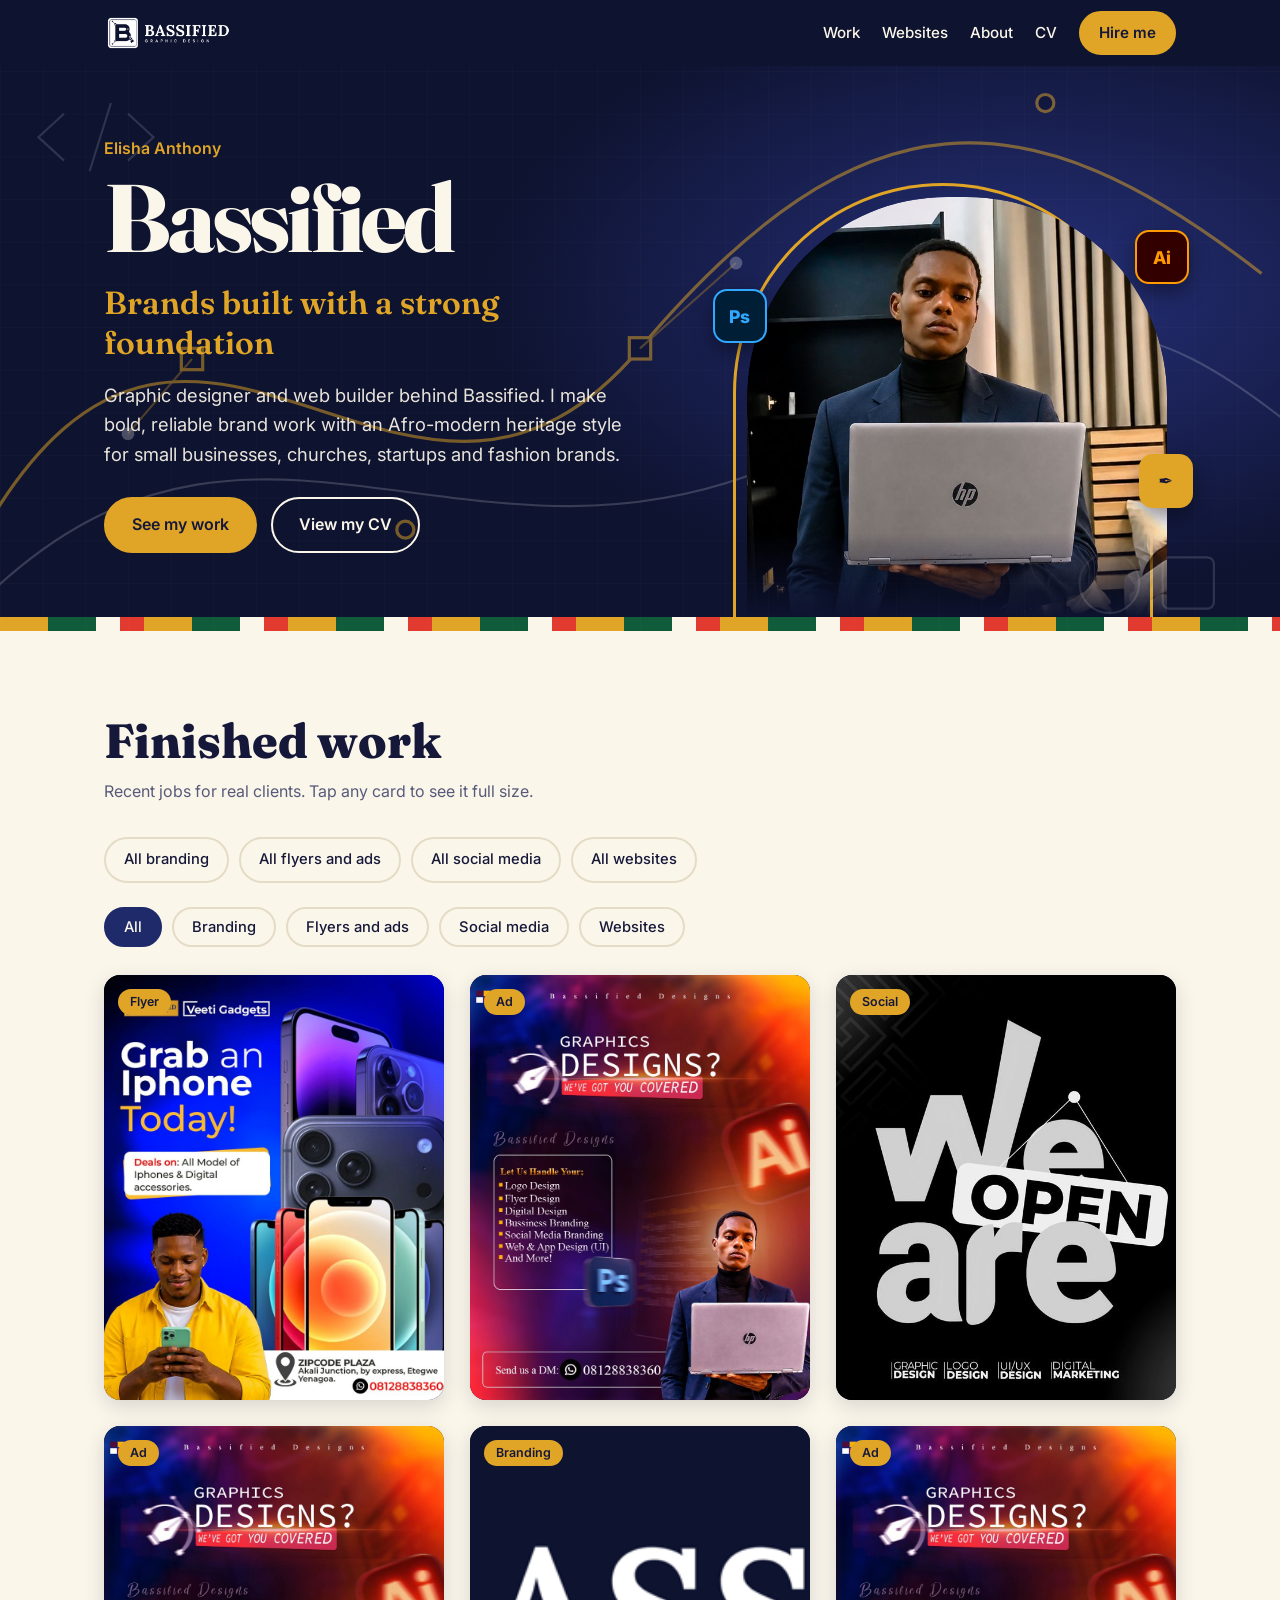
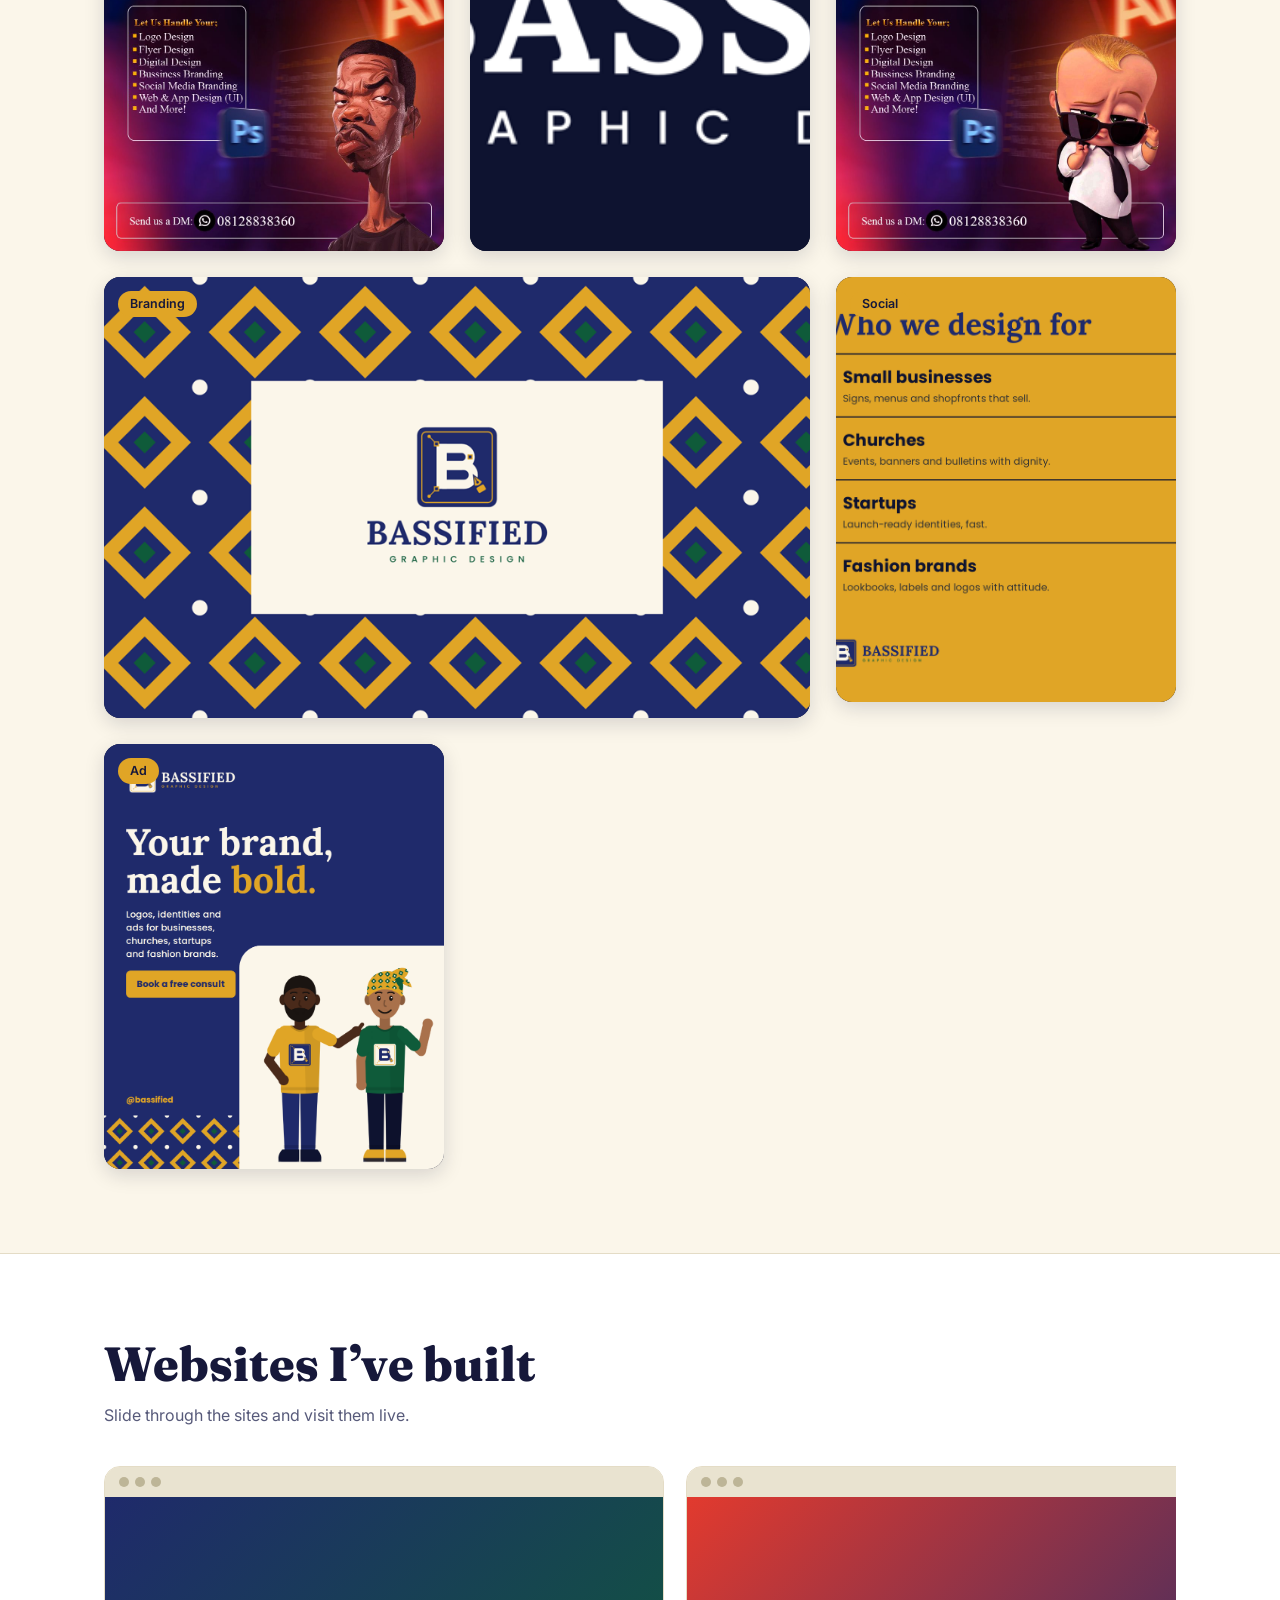
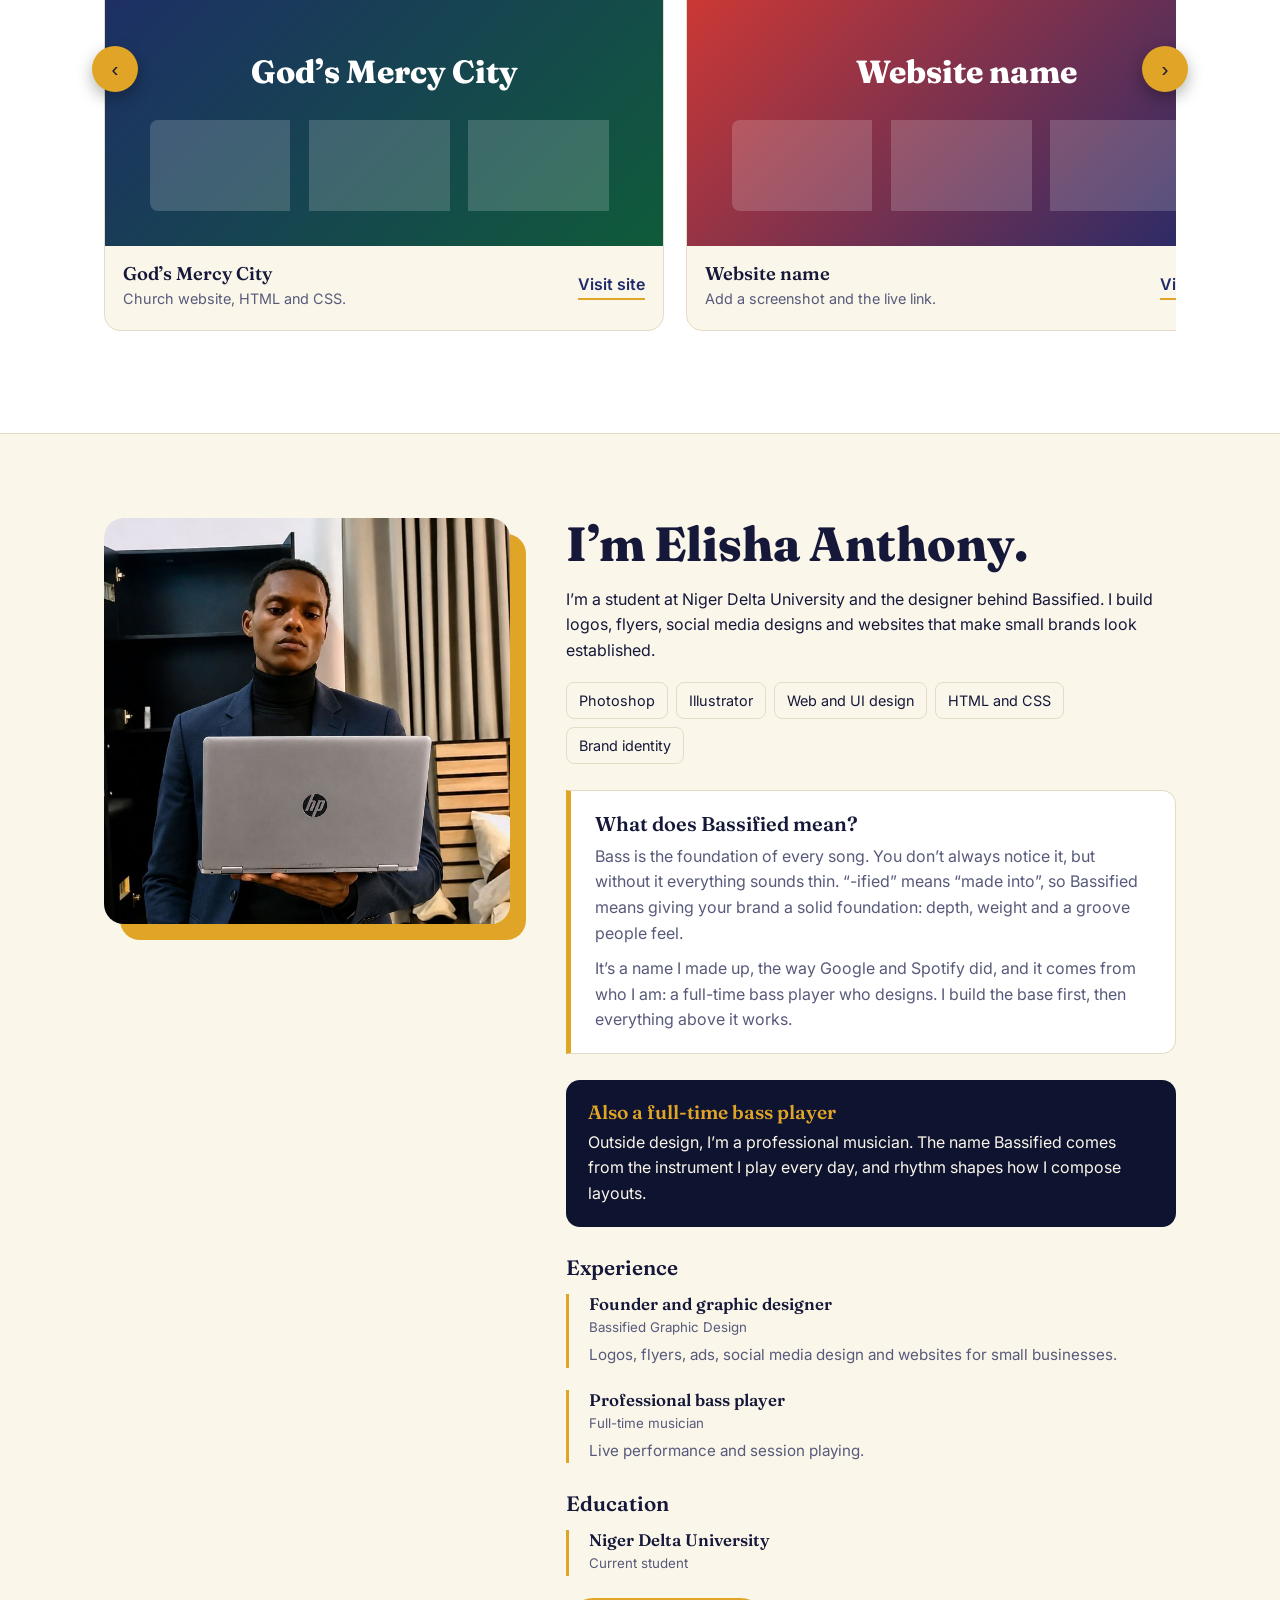
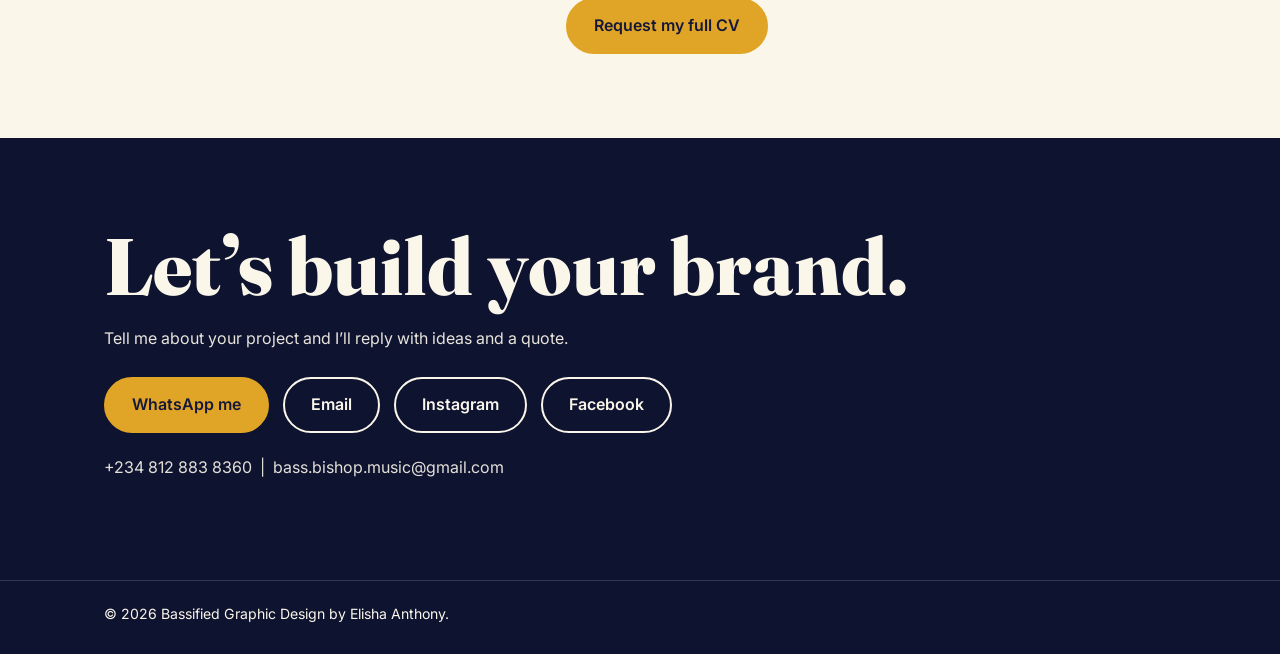
<file: index.html>
<!DOCTYPE html><html lang="en"><head><meta charset="utf-8">
<meta name="viewport" content="width=device-width, initial-scale=1, viewport-fit=cover">
<title>Bassified | Elisha Anthony, Graphic Designer</title>
<link href="https://fonts.googleapis.com/css2?family=Fraunces:opsz,wght@9..144,600;9..144,800&family=Inter:wght@400;500;600&display=swap" rel="stylesheet">
<link rel="stylesheet" href="style.css">
<script>document.documentElement.classList.add("js")</script></head><body>
<header class="top"><div class="wrap"><a href="#top"><img src="images/bassified-logo.png" alt="Bassified Graphic Design"></a>
<nav><a class="l" href="#work">Work</a><a class="l" href="websites.html">Websites</a><a class="l" href="#about">About</a><a class="l" href="#cv">CV</a><a class="btn" style="padding:8px 18px" href="#contact">Hire me</a></nav></div></header>
<main id="top">
<div class="hero">
<svg class="bg" viewBox="0 0 1200 600" preserveAspectRatio="xMidYMid slice" aria-hidden="true"><defs><pattern id="g" width="40" height="40" patternUnits="userSpaceOnUse"><path d="M40 0H0V40" fill="none" stroke="#fff" stroke-opacity=".07"/></pattern></defs><rect width="1200" height="600" fill="url(#g)"/>
<path class="draw" d="M-20 480C180 120 380 560 600 300S980 60 1220 260" fill="none" stroke="#E0A526" stroke-width="3"/>
<path class="draw" d="M-20 540C220 300 420 520 700 420S1000 200 1220 380" fill="none" stroke="#fff" stroke-opacity=".35" stroke-width="2"/>
<g class="pulse" fill="#0E1330" stroke="#E0A526" stroke-width="3"><rect x="590" y="290" width="20" height="20"/><rect x="170" y="300" width="20" height="20"/><circle cx="980" cy="70" r="8"/><circle cx="380" cy="470" r="8"/></g>
<g stroke="#E0A526" stroke-opacity=".6" stroke-width="2"><path d="M600 300L690 220M180 310L120 380"/></g><g fill="#fff" fill-opacity=".5"><circle cx="690" cy="220" r="6"/><circle cx="120" cy="380" r="6"/></g>
<g fill="none" stroke="#fff" stroke-opacity=".28" stroke-width="2"><path d="M60 80l-24 22 24 22M120 80l24 22-24 22M104 70l-20 64"/><circle cx="1040" cy="520" r="28"/><rect x="1090" y="496" width="48" height="48" rx="6"/></g></svg>
<div class="wrap hg"><div>
<span class="who">Elisha Anthony</span><h1>Bassified</h1><h3 class="tagline">Brands built with a strong foundation</h3>
<p class="lead">Graphic designer and web builder behind Bassified. I make bold, reliable brand work with an Afro-modern heritage style for small businesses, churches, startups and fashion brands.</p>
<div class="cta"><a class="btn" href="#work">See my work</a><a class="btn ghost" href="#cv">View my CV</a></div></div>
<div class="ph"><img src="images/elisha.jpg" alt="Elisha Anthony working on his laptop"><span class="tool ps">Ps</span><span class="tool ai">Ai</span><span class="tool pn">✒</span></div></div>
<div class="stripe"></div></div>

<section id="work"><div class="wrap"><h2>Finished work</h2><p class="sub">Recent jobs for real clients. Tap any card to see it full size.</p>
<div class="cats lt"><a href="branding.html">All branding</a><a href="ads.html">All flyers and ads</a><a href="social-media.html">All social media</a><a href="websites.html">All websites</a></div>
<div class="chips" role="group" aria-label="Filter work"><button class="chip" aria-pressed="true" data-f="all">All</button><button class="chip" aria-pressed="false" data-f="brand">Branding</button><button class="chip" aria-pressed="false" data-f="flyer">Flyers and ads</button><button class="chip" aria-pressed="false" data-f="social">Social media</button><button class="chip" aria-pressed="false" data-f="web">Websites</button></div>
<div class="grid">
<button class="work rv" data-c="flyer"><img src="images/veeti-gadgets.jpg" alt="Veeti Gadgets iPhone flyer"><span class="tag">Flyer</span><span class="ov"><h3>Veeti Gadgets</h3><p>iPhone sales flyer for a gadget store.</p></span></button>
<button class="work rv" data-c="flyer"><img src="images/services-ad-pro.jpg" alt="Bassified services ad with laptop"><span class="tag">Ad</span><span class="ov"><h3>Services ad: Pro</h3><p>Graphic design services promo.</p></span></button>
<button class="work rv" data-c="social"><img src="images/we-are-open.jpg" alt="We are open social post"><span class="tag">Social</span><span class="ov"><h3>We are open</h3><p>Typographic announcement post.</p></span></button>
<button class="work rv" data-c="flyer"><img src="images/services-ad-caricature.jpg" alt="Bassified services ad with caricature"><span class="tag">Ad</span><span class="ov"><h3>Services ad: Caricature</h3><p>Illustrated variation of the promo.</p></span></button>
<button class="work rv" data-c="brand"><img src="images/bassified-logo.png" alt="Bassified logo"><span class="tag">Branding</span><span class="ov"><h3>Bassified identity</h3><p>Pen-tool B logo and wordmark.</p></span></button>
<button class="work rv" data-c="flyer"><img src="images/services-ad-character.jpg" alt="Bassified services ad with character"><span class="tag">Ad</span><span class="ov"><h3>Services ad: Character</h3><p>Playful character variation.</p></span></button>
<button class="work wide rv" data-c="brand"><img src="images/bassified-brand-pattern.png" alt="Bassified brand pattern banner"><span class="tag">Branding</span><span class="ov"><h3>Brand pattern banner</h3><p>Afro-modern pattern with the Bassified logo.</p></span></button>
<button class="work rv" data-c="social"><img src="images/bassified-social-post-services.png" alt="Who we design for social post"><span class="tag">Social</span><span class="ov"><h3>Who we design for</h3><p>Services social post in brand colours.</p></span></button>
<button class="work rv" data-c="flyer"><img src="images/bassified-sample-promo-ad.png" alt="Your brand, made bold promo ad"><span class="tag">Ad</span><span class="ov"><h3>Your brand, made bold</h3><p>Promo ad with brand characters.</p></span></button>
</div></div></section>

<section id="websites" class="alt"><div class="wrap"><h2>Websites I’ve built</h2><p class="sub">Slide through the sites and visit them live.</p>
<div class="car"><button class="arr p" aria-label="Previous">‹</button><button class="arr n" aria-label="Next">›</button>
<div class="track">
<div class="slide"><div class="bar"><i></i><i></i><i></i></div><div class="shot" style="--c1:#1F2A6B;--c2:#0F5B3A"><b>God’s Mercy City</b></div><div class="sm"><div><h3>God’s Mercy City</h3><p>Church website, HTML and CSS.</p></div><a href="#" target="_blank" rel="noopener">Visit site</a></div></div>
<div class="slide"><div class="bar"><i></i><i></i><i></i></div><div class="shot" style="--c1:#E23A2E;--c2:#1F2A6B"><b>Website name</b></div><div class="sm"><div><h3>Website name</h3><p>Add a screenshot and the live link.</p></div><a href="#" target="_blank" rel="noopener">Visit site</a></div></div>
<div class="slide"><div class="bar"><i></i><i></i><i></i></div><div class="shot" style="--c1:#0E1330;--c2:#E0A526"><b>Website name</b></div><div class="sm"><div><h3>Website name</h3><p>Add a screenshot and the live link.</p></div><a href="#" target="_blank" rel="noopener">Visit site</a></div></div>
</div></div></div></section>

<section id="about"><div class="wrap two">
<div class="me rv"><img src="images/elisha.jpg" alt="Elisha Anthony"></div>
<div><h2>I’m Elisha Anthony.</h2>
<p>I’m a student at Niger Delta University and the designer behind Bassified. I build logos, flyers, social media designs and websites that make small brands look established.</p>
<ul class="pills" aria-label="Tools"><li>Photoshop</li><li>Illustrator</li><li>Web and UI design</li><li>HTML and CSS</li><li>Brand identity</li></ul>
<div class="story"><h3>What does Bassified mean?</h3><p>Bass is the foundation of every song. You don’t always notice it, but without it everything sounds thin. “-ified” means “made into”, so Bassified means giving your brand a solid foundation: depth, weight and a groove people feel.</p><p>It’s a name I made up, the way Google and Spotify did, and it comes from who I am: a full-time bass player who designs. I build the base first, then everything above it works.</p></div>
<div class="music"><h3>Also a full-time bass player</h3><p>Outside design, I’m a professional musician. The name Bassified comes from the instrument I play every day, and rhythm shapes how I compose layouts.</p></div>
<div id="cv"><h3 class="cvh">Experience</h3>
<div class="tl"><h4>Founder and graphic designer</h4><small>Bassified Graphic Design</small><p>Logos, flyers, ads, social media design and websites for small businesses.</p></div>
<div class="tl"><h4>Professional bass player</h4><small>Full-time musician</small><p>Live performance and session playing.</p></div>
<h3 class="cvh">Education</h3><div class="tl"><h4>Niger Delta University</h4><small>Current student</small></div>
<a class="btn" href="mailto:bass.bishop.music@gmail.com?subject=CV%20request">Request my full CV</a></div></div></div></section>

<section id="contact" class="contact"><div class="wrap"><h2>Let’s build your brand.</h2><p style="max-width:34rem;opacity:.92">Tell me about your project and I’ll reply with ideas and a quote.</p>
<div class="links"><a class="btn" href="https://wa.me/2348128838360">WhatsApp me</a><a class="btn ghost" href="mailto:bass.bishop.music@gmail.com">Email</a><a class="btn ghost" href="https://www.instagram.com/invites/contact/?utm_content=x6zidl3&rpxt=saw30bxqwvln" target="_blank" rel="noopener">Instagram</a><a class="btn ghost" href="https://www.facebook.com/profile.php?id=61582582111083" target="_blank" rel="noopener">Facebook</a></div>
<p class="info">+234 812 883 8360 &nbsp;|&nbsp; bass.bishop.music@gmail.com</p></div></section></main>
<footer><div class="wrap">© 2026 Bassified Graphic Design by Elisha Anthony.</div></footer>
<div class="lb" id="lb"><img alt=""></div>
<script src="script.js"></script>
</body></html>
</file>
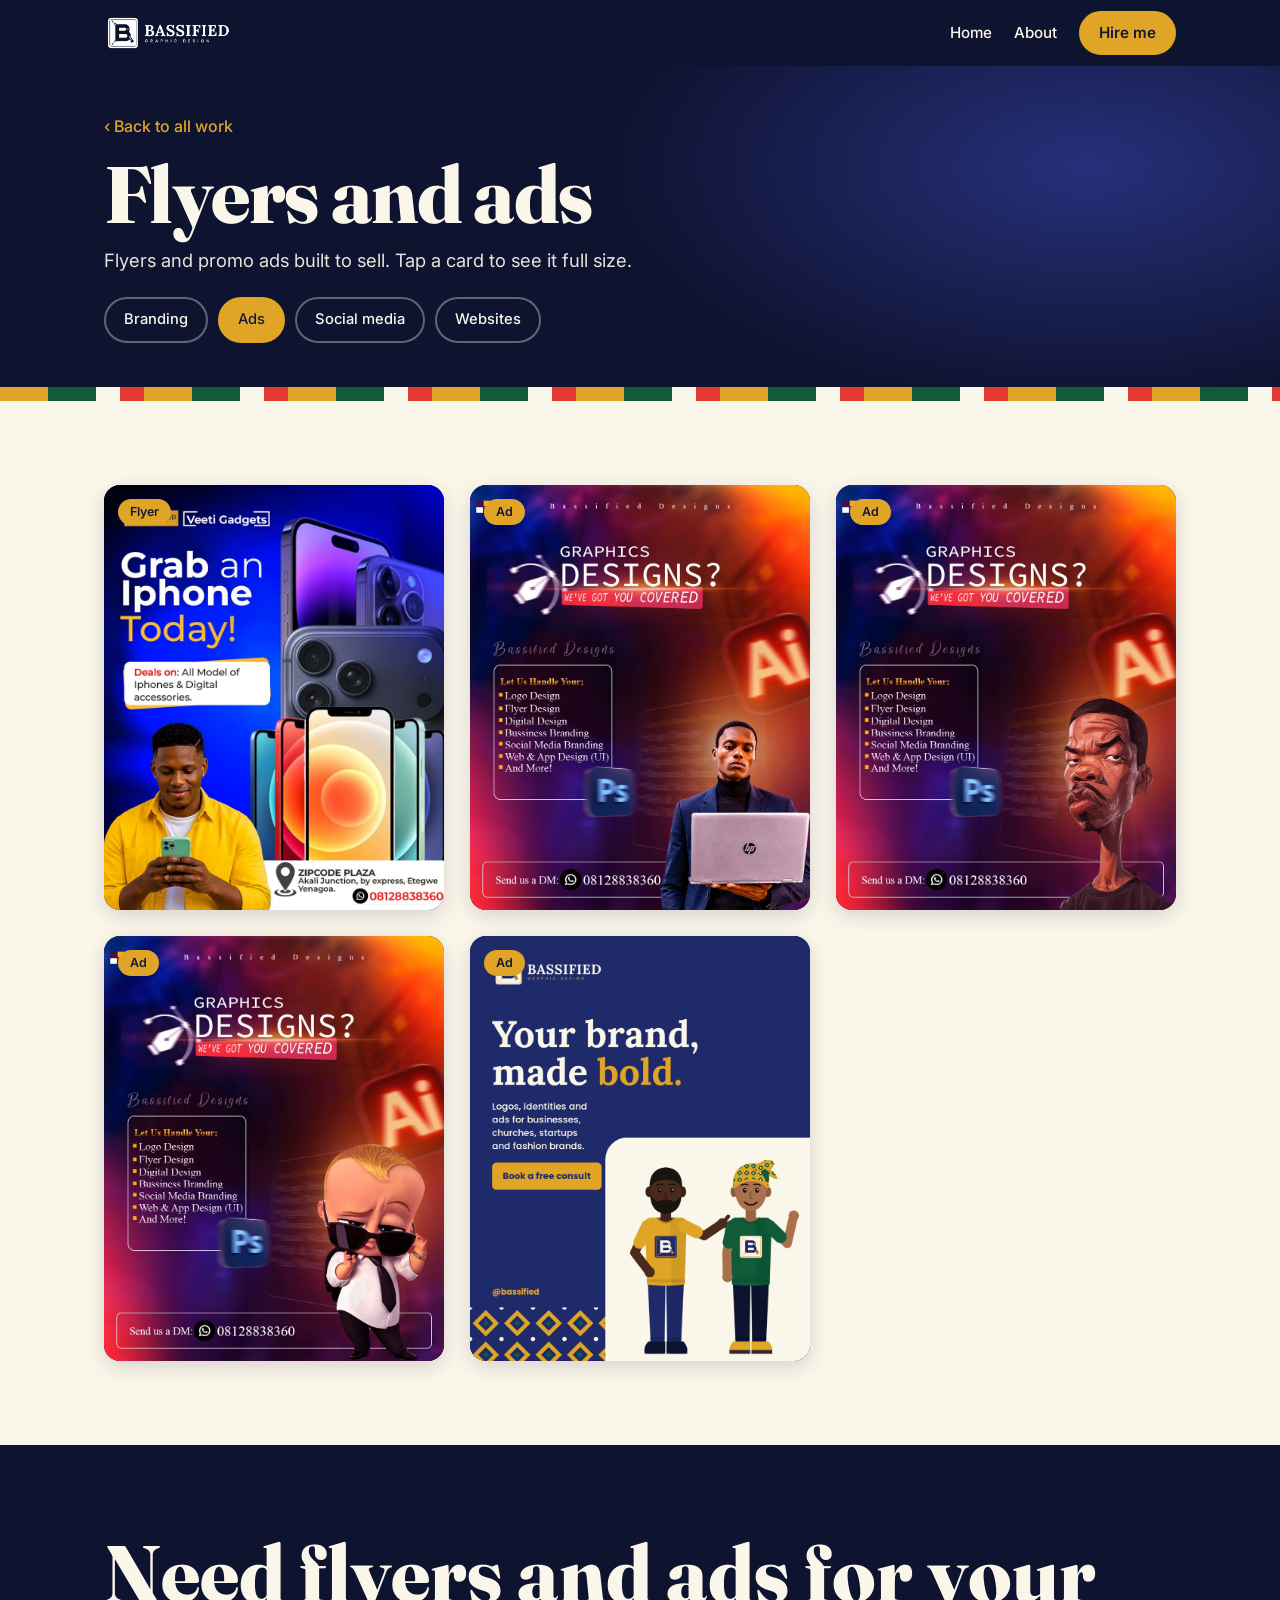
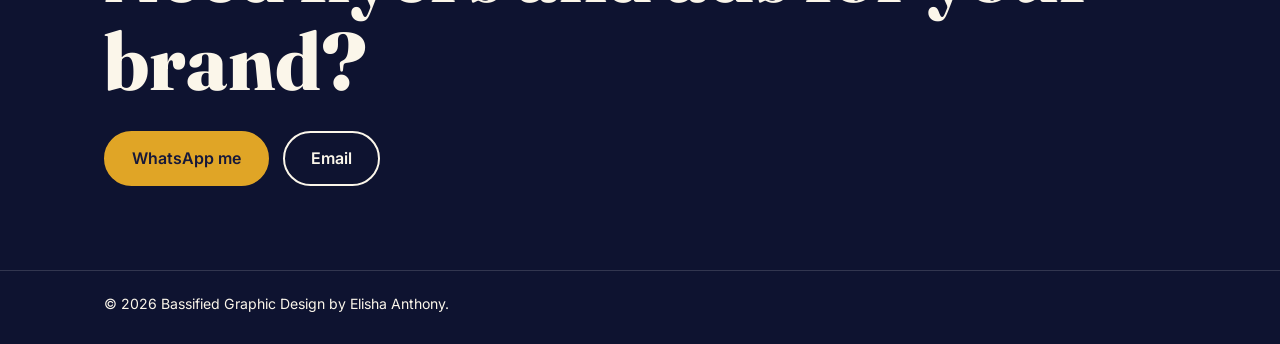
<file: ads.html>
<!DOCTYPE html><html lang="en"><head><meta charset="utf-8">
<meta name="viewport" content="width=device-width, initial-scale=1, viewport-fit=cover">
<title>Flyers and ads | Bassified</title>
<link href="https://fonts.googleapis.com/css2?family=Fraunces:opsz,wght@9..144,600;9..144,800&family=Inter:wght@400;500;600&display=swap" rel="stylesheet">
<link rel="stylesheet" href="style.css">
<script>document.documentElement.classList.add("js")</script></head><body>
<header class="top"><div class="wrap"><a href="index.html"><img src="images/bassified-logo.png" alt="Bassified Graphic Design"></a>
<nav><a class="l" href="index.html">Home</a><a class="l" href="index.html#about">About</a><a class="btn" style="padding:8px 18px" href="index.html#contact">Hire me</a></nav></div></header>
<main><div class="phead"><div class="wrap"><a class="back" href="index.html#work">‹ Back to all work</a><h1>Flyers and ads</h1><p class="lead">Flyers and promo ads built to sell. Tap a card to see it full size.</p><div class="cats"><a href="branding.html">Branding</a><a href="ads.html" aria-current="page">Ads</a><a href="social-media.html">Social media</a><a href="websites.html">Websites</a></div></div><div class="stripe"></div></div>
<section><div class="wrap"><div class="grid"><button class="work rv" data-c="flyer"><img src="images/veeti-gadgets.jpg" alt="Veeti Gadgets iPhone flyer"><span class="tag">Flyer</span><span class="ov"><h3>Veeti Gadgets</h3><p>iPhone sales flyer for a gadget store.</p></span></button>
<button class="work rv" data-c="flyer"><img src="images/services-ad-pro.jpg" alt="Services ad with laptop"><span class="tag">Ad</span><span class="ov"><h3>Services ad: Pro</h3><p>Graphic design services promo.</p></span></button>
<button class="work rv" data-c="flyer"><img src="images/services-ad-caricature.jpg" alt="Services ad with caricature"><span class="tag">Ad</span><span class="ov"><h3>Services ad: Caricature</h3><p>Illustrated variation of the promo.</p></span></button>
<button class="work rv" data-c="flyer"><img src="images/services-ad-character.jpg" alt="Services ad with character"><span class="tag">Ad</span><span class="ov"><h3>Services ad: Character</h3><p>Playful character variation.</p></span></button>
<button class="work rv" data-c="flyer"><img src="images/bassified-sample-promo-ad.png" alt="Your brand, made bold promo ad"><span class="tag">Ad</span><span class="ov"><h3>Your brand, made bold</h3><p>Promo ad with brand characters.</p></span></button></div></div></section>
<section class="contact"><div class="wrap"><h2>Need flyers and ads for your brand?</h2><div class="links"><a class="btn" href="https://wa.me/2348128838360">WhatsApp me</a><a class="btn ghost" href="mailto:bass.bishop.music@gmail.com">Email</a></div></div></section></main>
<footer><div class="wrap">© 2026 Bassified Graphic Design by Elisha Anthony.</div></footer>
<div class="lb" id="lb"><img alt=""></div><script src="script.js"></script></body></html>
</file>
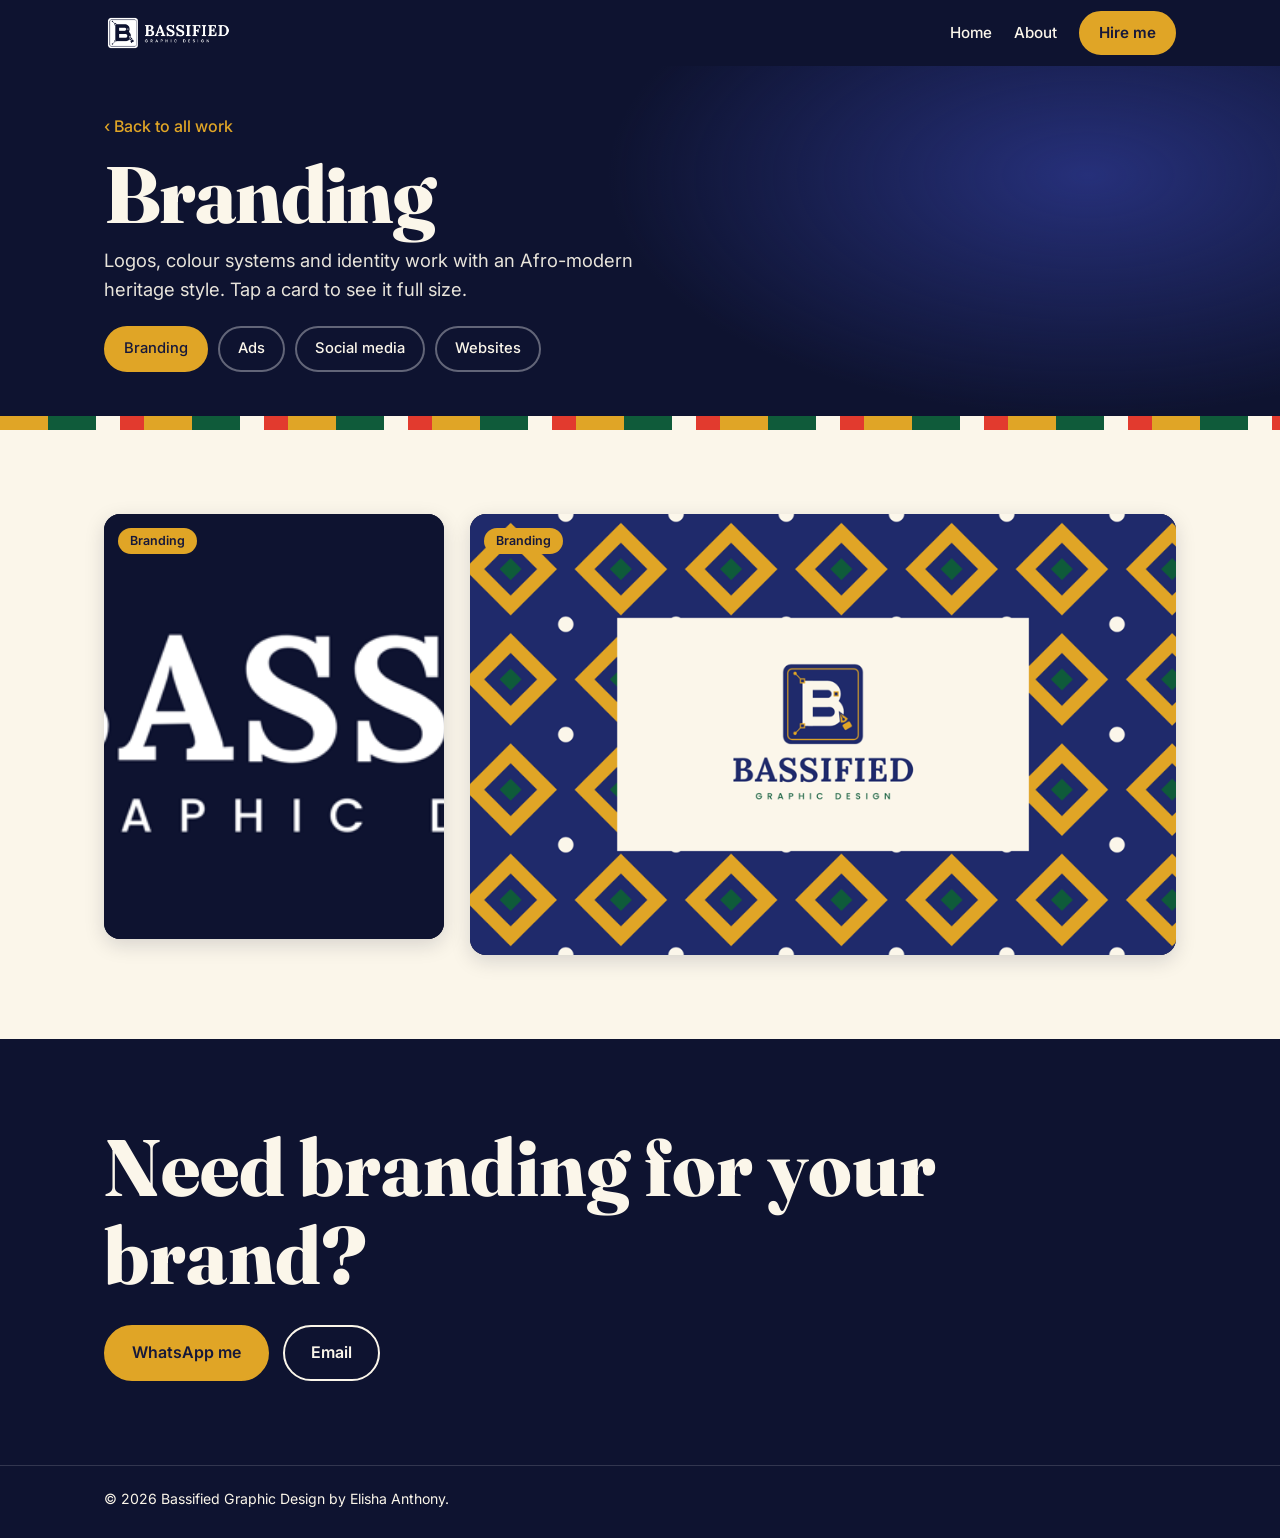
<file: branding.html>
<!DOCTYPE html><html lang="en"><head><meta charset="utf-8">
<meta name="viewport" content="width=device-width, initial-scale=1, viewport-fit=cover">
<title>Branding | Bassified</title>
<link href="https://fonts.googleapis.com/css2?family=Fraunces:opsz,wght@9..144,600;9..144,800&family=Inter:wght@400;500;600&display=swap" rel="stylesheet">
<link rel="stylesheet" href="style.css">
<script>document.documentElement.classList.add("js")</script></head><body>
<header class="top"><div class="wrap"><a href="index.html"><img src="images/bassified-logo.png" alt="Bassified Graphic Design"></a>
<nav><a class="l" href="index.html">Home</a><a class="l" href="index.html#about">About</a><a class="btn" style="padding:8px 18px" href="index.html#contact">Hire me</a></nav></div></header>
<main><div class="phead"><div class="wrap"><a class="back" href="index.html#work">‹ Back to all work</a><h1>Branding</h1><p class="lead">Logos, colour systems and identity work with an Afro-modern heritage style. Tap a card to see it full size.</p><div class="cats"><a href="branding.html" aria-current="page">Branding</a><a href="ads.html">Ads</a><a href="social-media.html">Social media</a><a href="websites.html">Websites</a></div></div><div class="stripe"></div></div>
<section><div class="wrap"><div class="grid"><button class="work rv" data-c="brand"><img src="images/bassified-logo.png" alt="Bassified logo"><span class="tag">Branding</span><span class="ov"><h3>Bassified identity</h3><p>Pen-tool B logo and wordmark.</p></span></button>
<button class="work wide rv" data-c="brand"><img src="images/bassified-brand-pattern.png" alt="Bassified brand pattern banner"><span class="tag">Branding</span><span class="ov"><h3>Brand pattern banner</h3><p>Afro-modern pattern with the Bassified logo.</p></span></button></div></div></section>
<section class="contact"><div class="wrap"><h2>Need branding for your brand?</h2><div class="links"><a class="btn" href="https://wa.me/2348128838360">WhatsApp me</a><a class="btn ghost" href="mailto:bass.bishop.music@gmail.com">Email</a></div></div></section></main>
<footer><div class="wrap">© 2026 Bassified Graphic Design by Elisha Anthony.</div></footer>
<div class="lb" id="lb"><img alt=""></div><script src="script.js"></script></body></html>
</file>
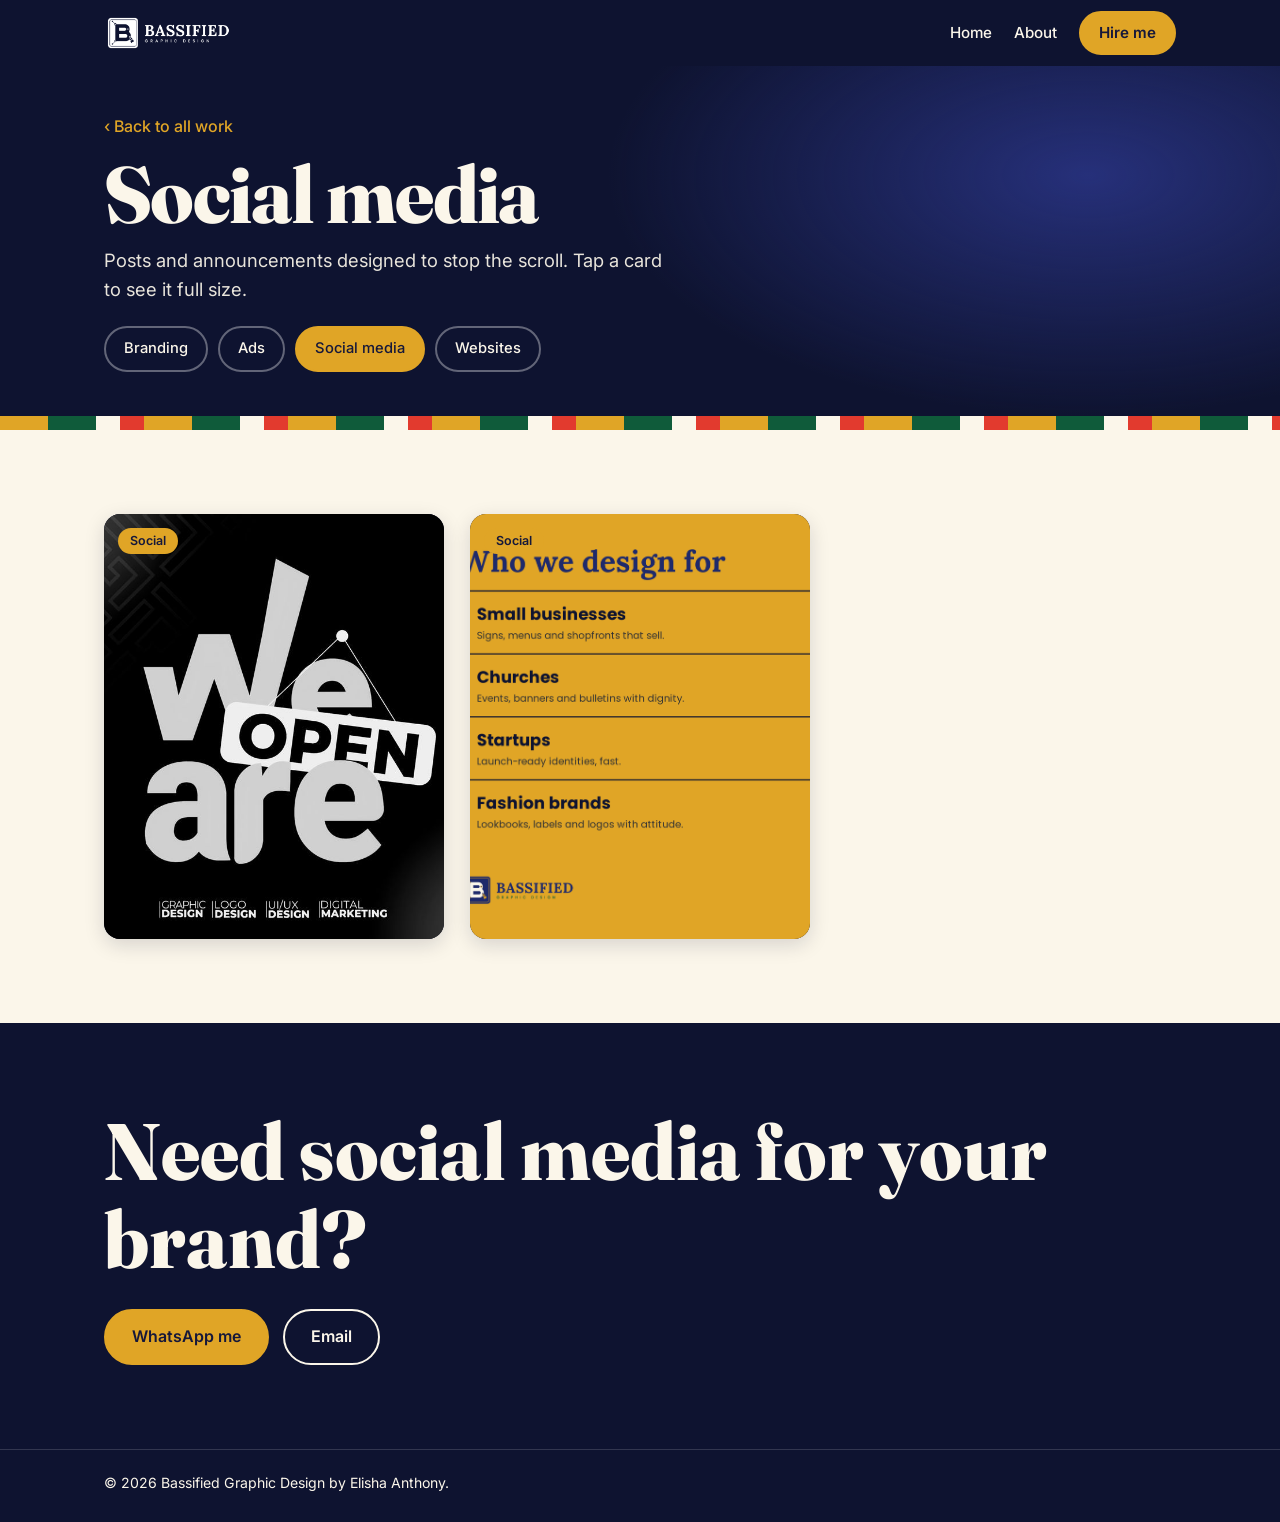
<file: social-media.html>
<!DOCTYPE html><html lang="en"><head><meta charset="utf-8">
<meta name="viewport" content="width=device-width, initial-scale=1, viewport-fit=cover">
<title>Social media | Bassified</title>
<link href="https://fonts.googleapis.com/css2?family=Fraunces:opsz,wght@9..144,600;9..144,800&family=Inter:wght@400;500;600&display=swap" rel="stylesheet">
<link rel="stylesheet" href="style.css">
<script>document.documentElement.classList.add("js")</script></head><body>
<header class="top"><div class="wrap"><a href="index.html"><img src="images/bassified-logo.png" alt="Bassified Graphic Design"></a>
<nav><a class="l" href="index.html">Home</a><a class="l" href="index.html#about">About</a><a class="btn" style="padding:8px 18px" href="index.html#contact">Hire me</a></nav></div></header>
<main><div class="phead"><div class="wrap"><a class="back" href="index.html#work">‹ Back to all work</a><h1>Social media</h1><p class="lead">Posts and announcements designed to stop the scroll. Tap a card to see it full size.</p><div class="cats"><a href="branding.html">Branding</a><a href="ads.html">Ads</a><a href="social-media.html" aria-current="page">Social media</a><a href="websites.html">Websites</a></div></div><div class="stripe"></div></div>
<section><div class="wrap"><div class="grid"><button class="work rv" data-c="social"><img src="images/we-are-open.jpg" alt="We are open social post"><span class="tag">Social</span><span class="ov"><h3>We are open</h3><p>Typographic announcement post.</p></span></button>
<button class="work rv" data-c="social"><img src="images/bassified-social-post-services.png" alt="Who we design for social post"><span class="tag">Social</span><span class="ov"><h3>Who we design for</h3><p>Services social post in brand colours.</p></span></button></div></div></section>
<section class="contact"><div class="wrap"><h2>Need social media for your brand?</h2><div class="links"><a class="btn" href="https://wa.me/2348128838360">WhatsApp me</a><a class="btn ghost" href="mailto:bass.bishop.music@gmail.com">Email</a></div></div></section></main>
<footer><div class="wrap">© 2026 Bassified Graphic Design by Elisha Anthony.</div></footer>
<div class="lb" id="lb"><img alt=""></div><script src="script.js"></script></body></html>
</file>
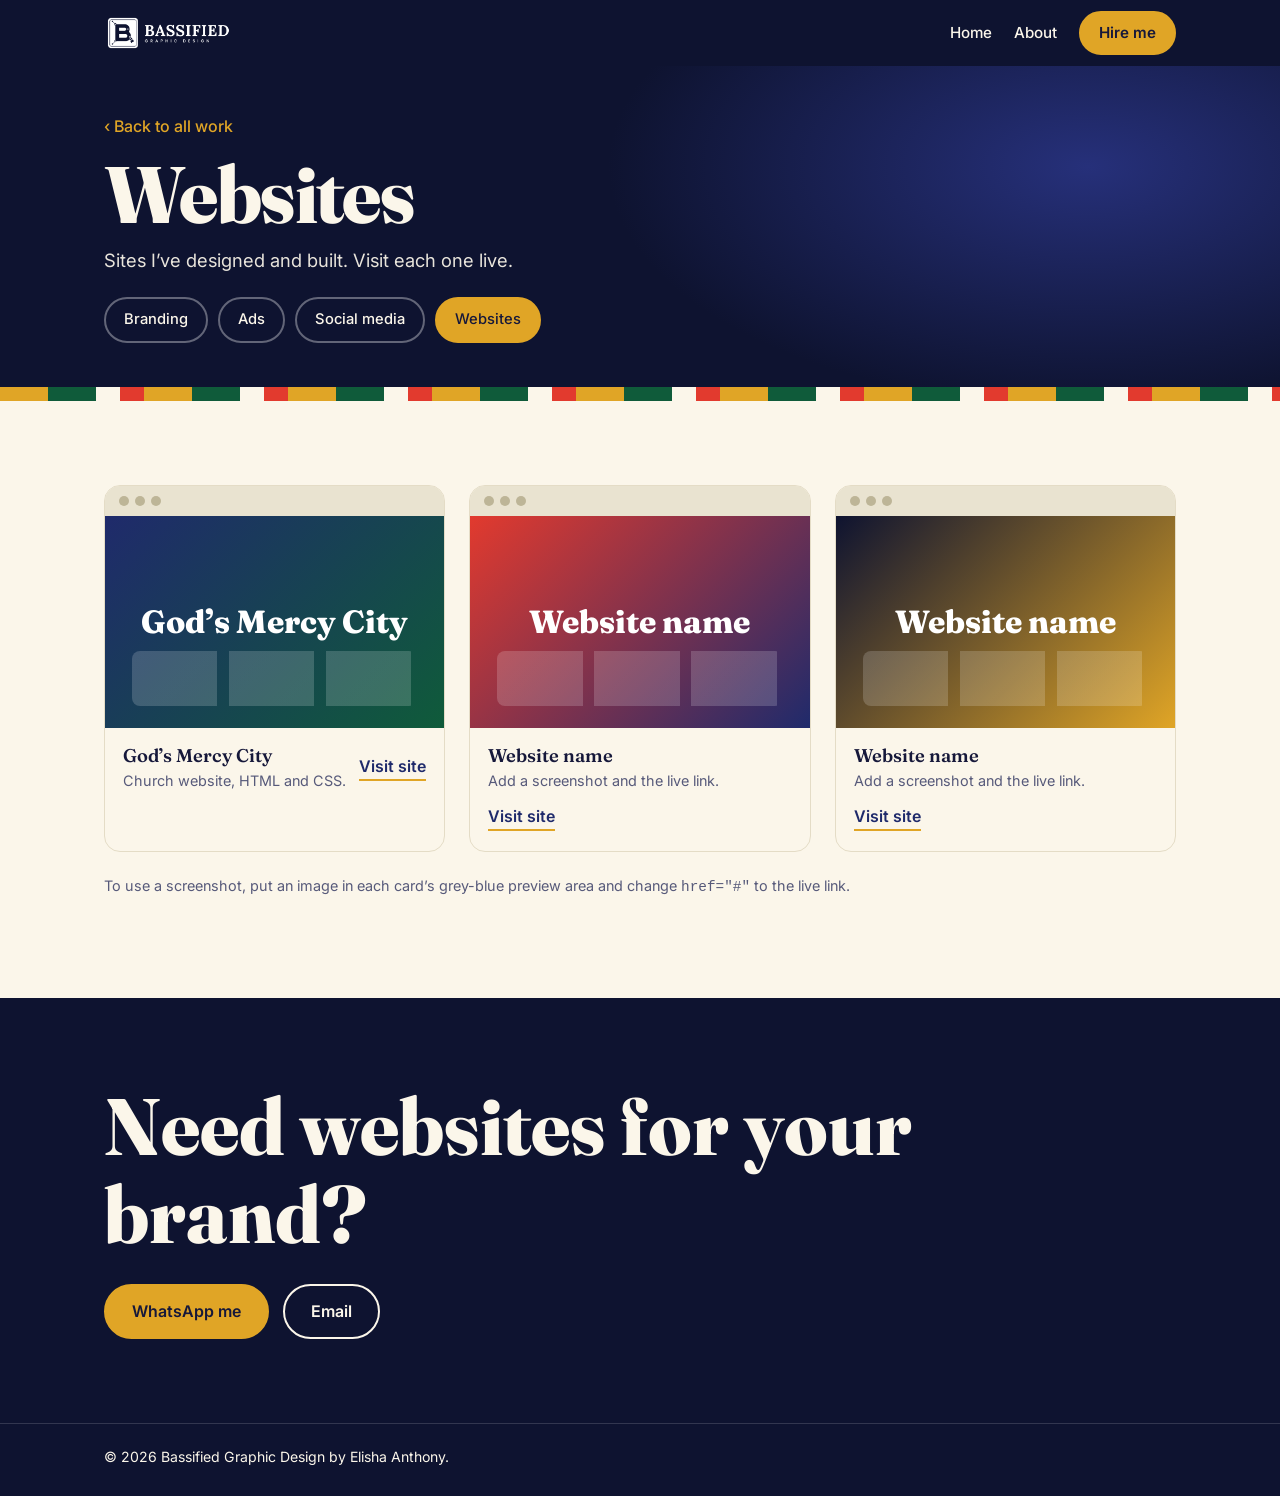
<file: websites.html>
<!DOCTYPE html><html lang="en"><head><meta charset="utf-8">
<meta name="viewport" content="width=device-width, initial-scale=1, viewport-fit=cover">
<title>Websites | Bassified</title>
<link href="https://fonts.googleapis.com/css2?family=Fraunces:opsz,wght@9..144,600;9..144,800&family=Inter:wght@400;500;600&display=swap" rel="stylesheet">
<link rel="stylesheet" href="style.css">
<script>document.documentElement.classList.add("js")</script></head><body>
<header class="top"><div class="wrap"><a href="index.html"><img src="images/bassified-logo.png" alt="Bassified Graphic Design"></a>
<nav><a class="l" href="index.html">Home</a><a class="l" href="index.html#about">About</a><a class="btn" style="padding:8px 18px" href="index.html#contact">Hire me</a></nav></div></header>
<main><div class="phead"><div class="wrap"><a class="back" href="index.html#work">‹ Back to all work</a><h1>Websites</h1><p class="lead">Sites I’ve designed and built. Visit each one live.</p><div class="cats"><a href="branding.html">Branding</a><a href="ads.html">Ads</a><a href="social-media.html">Social media</a><a href="websites.html" aria-current="page">Websites</a></div></div><div class="stripe"></div></div>
<section><div class="wrap"><div class="sites"><div class="slide rv"><div class="bar"><i></i><i></i><i></i></div><div class="shot" style="--c1:#1F2A6B;--c2:#0F5B3A"><b>God’s Mercy City</b></div><div class="sm"><div><h3>God’s Mercy City</h3><p>Church website, HTML and CSS.</p></div><a href="#" target="_blank" rel="noopener">Visit site</a></div></div>
<div class="slide rv"><div class="bar"><i></i><i></i><i></i></div><div class="shot" style="--c1:#E23A2E;--c2:#1F2A6B"><b>Website name</b></div><div class="sm"><div><h3>Website name</h3><p>Add a screenshot and the live link.</p></div><a href="#" target="_blank" rel="noopener">Visit site</a></div></div>
<div class="slide rv"><div class="bar"><i></i><i></i><i></i></div><div class="shot" style="--c1:#0E1330;--c2:#E0A526"><b>Website name</b></div><div class="sm"><div><h3>Website name</h3><p>Add a screenshot and the live link.</p></div><a href="#" target="_blank" rel="noopener">Visit site</a></div></div></div><p class="note">To use a screenshot, put an image in each card’s grey-blue preview area and change <code>href="#"</code> to the live link.</p></div></section>
<section class="contact"><div class="wrap"><h2>Need websites for your brand?</h2><div class="links"><a class="btn" href="https://wa.me/2348128838360">WhatsApp me</a><a class="btn ghost" href="mailto:bass.bishop.music@gmail.com">Email</a></div></div></section></main>
<footer><div class="wrap">© 2026 Bassified Graphic Design by Elisha Anthony.</div></footer>
<script src="script.js"></script></body></html>
</file>
<file: style.css>
:root{--gold:#E0A526;--cream:#FBF6EA;--hero:#0E1330;--bg:#FBF6EA;--surface:#fff;--text:#16183A;--muted:#575a7a;--line:#e4dcc6;
--serif:'Fraunces',Georgia,serif;--sans:'Inter',system-ui,sans-serif;box-sizing:border-box;padding-top:env(safe-area-inset-top,0px);padding-bottom:env(safe-area-inset-bottom,0px)}
@media(prefers-color-scheme:dark){:root:not([data-theme="light"]){--bg:#0a0d24;--surface:#141944;--text:#f3eedd;--muted:#a9acd0;--line:#2b3070}}
:root[data-theme="dark"]{--bg:#0a0d24;--surface:#141944;--text:#f3eedd;--muted:#a9acd0;--line:#2b3070}
*,*::before,*::after{box-sizing:inherit}html{scroll-behavior:smooth;scroll-padding-top:70px}
body{margin:0;background:var(--bg);color:var(--text);font:400 1rem/1.6 var(--sans)}a{color:inherit}
:focus-visible{outline:3px solid var(--gold);outline-offset:3px}
.wrap{max-width:1120px;margin:0 auto;padding:0 24px}
.top{position:sticky;top:env(safe-area-inset-top,0px);z-index:30;background:var(--hero);color:var(--cream)}
.top .wrap{display:flex;align-items:center;justify-content:space-between;height:66px}
.top img{height:38px;display:block}nav{display:flex;gap:22px;align-items:center}
nav a{text-decoration:none;font-weight:500;font-size:.95rem}nav a:hover{color:var(--gold)}
.btn{display:inline-block;background:var(--gold);color:#16183A;font-weight:600;padding:13px 26px;border-radius:999px;text-decoration:none;border:2px solid var(--gold);transition:transform .2s,box-shadow .2s}
.btn:hover{transform:translateY(-3px);box-shadow:0 10px 24px rgba(224,165,38,.35)}.btn.ghost{background:transparent;color:inherit;border-color:currentColor}
.hero{position:relative;background:radial-gradient(900px 500px at 80% 40%,#26307a 0,transparent 60%),var(--hero);color:var(--cream);overflow:hidden}
.hero svg.bg{position:absolute;inset:0;width:100%;height:100%;opacity:.5}
.draw{stroke-dasharray:1400;stroke-dashoffset:1400;animation:d 3.5s ease forwards .3s}@keyframes d{to{stroke-dashoffset:0}}
.pulse{animation:p 2.4s ease-in-out infinite}@keyframes p{50%{opacity:.35}}
.hg{position:relative;display:grid;grid-template-columns:1.15fr .85fr;gap:40px;align-items:center;padding:70px 24px 0}
.hero h1{font:800 clamp(2.8rem,8vw,6rem)/.95 var(--serif);margin:10px 0 20px;letter-spacing:-.03em}
.hero .who{color:var(--gold);font-weight:600}.lead{font-size:1.15rem;max-width:33rem;opacity:.92;margin:0 0 28px}
.cta{display:flex;gap:14px;flex-wrap:wrap;padding-bottom:64px}
.ph{position:relative;align-self:end;max-width:420px;justify-self:center}
.ph img{display:block;width:100%;border-radius:200px 200px 0 0;-webkit-mask:linear-gradient(#000 80%,transparent);mask:linear-gradient(#000 80%,transparent);filter:saturate(1.05)}
.ph::before{content:"";position:absolute;inset:-14px 14px 0 -14px;border:3px solid var(--gold);border-radius:210px 210px 0 0;border-bottom:0}
.tool{position:absolute;font:800 1.1rem var(--sans);width:54px;height:54px;border-radius:14px;display:grid;place-items:center;box-shadow:0 8px 20px rgba(0,0,0,.4);animation:fl 5s ease-in-out infinite}
.tool.ps{background:#001e36;color:#31a8ff;border:2px solid #31a8ff;left:-34px;top:22%}.tool.ai{background:#330000;color:#ff9a00;border:2px solid #ff9a00;right:-22px;top:8%;animation-delay:1.2s}.tool.pn{background:var(--gold);color:#16183A;right:-26px;bottom:26%;animation-delay:2.4s}
@keyframes fl{50%{transform:translateY(-12px)}}
.stripe{height:14px;background:repeating-linear-gradient(90deg,var(--gold) 0 48px,#0F5B3A 48px 96px,var(--cream) 96px 120px,#E23A2E 120px 144px)}
section{padding:84px 0}h2{font:800 clamp(2rem,5vw,3rem)/1.1 var(--serif);margin:0 0 12px}.sub{color:var(--muted);max-width:36rem;margin:0 0 32px}
.chips{display:flex;gap:10px;flex-wrap:wrap;margin-bottom:28px}
.chip{font:500 .92rem var(--sans);padding:9px 18px;border-radius:999px;border:2px solid var(--line);background:transparent;color:var(--text);cursor:pointer;transition:.2s}
.chip:hover{border-color:var(--gold)}.chip[aria-pressed="true"]{background:#1F2A6B;border-color:#1F2A6B;color:#FBF6EA}
.grid{display:grid;grid-template-columns:repeat(auto-fill,minmax(300px,1fr));gap:26px}
.work{position:relative;border-radius:16px;overflow:hidden;background:var(--hero);cursor:zoom-in;border:0;padding:0;text-align:left;color:#fff;font:inherit;aspect-ratio:4/5;box-shadow:0 6px 20px rgba(14,19,48,.15);transition:transform .45s cubic-bezier(.2,.8,.2,1),box-shadow .45s}
.work[hidden]{display:none}.work img{width:100%;height:100%;object-fit:cover;display:block;transition:transform .8s cubic-bezier(.2,.8,.2,1)}
.work .ov{position:absolute;inset:0;display:flex;flex-direction:column;justify-content:flex-end;padding:20px;background:linear-gradient(transparent 45%,rgba(14,19,48,.92));transform:translateY(62%);transition:transform .45s cubic-bezier(.2,.8,.2,1)}
.work h3{margin:0;font:600 1.2rem var(--serif)}.work p{margin:4px 0 0;font-size:.9rem;opacity:.85}
.work .tag{position:absolute;top:14px;left:14px;background:var(--gold);color:#16183A;font-size:.78rem;font-weight:600;padding:3px 12px;border-radius:999px}
.work:hover,.work:focus-visible{transform:translateY(-8px);box-shadow:0 24px 44px rgba(14,19,48,.35)}.work:hover img{transform:scale(1.08)}.work:hover .ov,.work:focus-visible .ov{transform:none}
.js .rv{opacity:0;transform:translateY(40px) scale(.96)}.js .rv.in{opacity:1;transform:none;transition:opacity .7s ease,transform .7s cubic-bezier(.2,.8,.2,1),box-shadow .45s}
.js .rv.in:hover{transform:translateY(-8px)}
.alt{background:var(--surface);border-block:1px solid var(--line)}
.car{position:relative}.track{display:flex;gap:22px;overflow-x:auto;scroll-snap-type:x mandatory;padding:6px 2px 18px;scrollbar-width:none}.track::-webkit-scrollbar{display:none}
.slide{flex:0 0 min(560px,86%);scroll-snap-align:start;background:var(--bg);border:1px solid var(--line);border-radius:16px;overflow:hidden}
.bar{display:flex;gap:6px;padding:10px 14px;background:#e9e3d0}.bar i{width:10px;height:10px;border-radius:50%;background:#bdb597}
.shot{aspect-ratio:16/10;background:linear-gradient(135deg,var(--c1),var(--c2));position:relative;display:grid;place-items:center;color:#fff;overflow:hidden}
.shot img{position:absolute;inset:0;width:100%;height:100%;object-fit:cover}
.shot b{font:800 clamp(1.4rem,3vw,2rem) var(--serif);text-align:center;padding:0 20px;position:relative}
.shot::after{content:"";position:absolute;left:8%;right:8%;bottom:10%;height:26%;background:repeating-linear-gradient(90deg,rgba(255,255,255,.25) 0 30%,transparent 30% 34%);border-radius:8px;opacity:.7}
.sm{padding:16px 18px 20px;display:flex;justify-content:space-between;gap:12px;align-items:center;flex-wrap:wrap}.sm h3{margin:0;font:600 1.15rem var(--serif)}.sm p{margin:2px 0 0;color:var(--muted);font-size:.9rem}
.sm a{font-weight:600;color:#1F2A6B;text-decoration:none;border-bottom:2px solid var(--gold)}[data-theme=dark] .sm a,.dk .sm a{color:var(--gold)}
@media(prefers-color-scheme:dark){.sm a{color:var(--gold)}}
.arr{position:absolute;top:38%;z-index:5;width:46px;height:46px;border-radius:50%;border:0;background:var(--gold);color:#16183A;font-size:1.3rem;cursor:pointer;box-shadow:0 6px 16px rgba(0,0,0,.3)}.arr.p{left:-12px}.arr.n{right:-12px}
.two{display:grid;grid-template-columns:.8fr 1.2fr;gap:56px;align-items:start}
@media(max-width:800px){.two,.hg{grid-template-columns:1fr}nav a.l{display:none}.hg{padding-top:44px}.ph{max-width:300px}.arr.p{left:2px}.arr.n{right:2px}}
.me{border-radius:20px;overflow:hidden;position:relative;box-shadow:16px 16px 0 var(--gold)}.me img{width:100%;display:block}
.pills{display:flex;flex-wrap:wrap;gap:8px;padding:0;margin:18px 0 0}.pills li{list-style:none;background:var(--bg);border:1px solid var(--line);border-radius:8px;padding:6px 12px;font-size:.9rem}
.cvh{font:600 1.3rem var(--serif);margin:28px 0 14px}.tl{border-left:3px solid var(--gold);margin:0 0 22px;padding-left:20px}.tl h4{margin:0;font:600 1.05rem var(--serif)}.tl small{color:var(--muted)}.tl p{margin:4px 0 0;color:var(--muted);font-size:.95rem}
.music{margin-top:26px;padding:20px 22px;border-radius:14px;background:var(--hero);color:var(--cream)}.music h3{margin:0 0 6px;font:600 1.2rem var(--serif);color:var(--gold)}.music p{margin:0}
.contact{background:var(--hero);color:var(--cream)}.contact h2{font-size:clamp(2.4rem,8vw,5rem)}
.links{display:flex;gap:14px;flex-wrap:wrap;margin-top:26px}.info{margin-top:22px;opacity:.9}
footer{background:var(--hero);color:var(--cream);padding:22px 0 28px;font-size:.88rem;border-top:1px solid rgba(255,255,255,.15)}
.lb{position:fixed;inset:0;z-index:50;background:rgba(5,7,22,.92);display:none;place-items:center;padding:24px;cursor:zoom-out}.lb.on{display:grid}.lb img{max-width:100%;max-height:92vh;border-radius:10px}
@media(prefers-reduced-motion:reduce){*{animation:none!important;transition:none!important;scroll-behavior:auto!important}.draw{stroke-dashoffset:0}.js .rv{opacity:1;transform:none}}
@media(min-width:720px){.work.wide{grid-column:span 2;aspect-ratio:8/5}}
.phead{background:radial-gradient(800px 400px at 85% 30%,#26307a 0,transparent 60%),var(--hero);color:var(--cream);padding:48px 0 0}
.phead .wrap{padding-bottom:44px}.phead h1{font:800 clamp(2.6rem,7vw,5rem)/1 var(--serif);margin:14px 0 12px;letter-spacing:-.02em}.phead .lead{max-width:36rem;margin:0}
.back{color:var(--gold);text-decoration:none;font-weight:500}.back:hover{text-decoration:underline}
.cats{display:flex;gap:10px;flex-wrap:wrap;margin-top:22px}.cats a{padding:9px 18px;border-radius:999px;border:2px solid rgba(255,255,255,.35);text-decoration:none;font-weight:500;font-size:.92rem;transition:.2s}
.cats a:hover{border-color:var(--gold)}.cats a[aria-current]{background:var(--gold);border-color:var(--gold);color:#16183A}
.cats.lt{margin:0 0 24px}.cats.lt a{border-color:var(--line);color:var(--text)}.cats.lt a:hover{border-color:var(--gold);background:var(--gold);color:#16183A}
.sites{display:grid;grid-template-columns:repeat(auto-fill,minmax(320px,1fr));gap:24px}.sites .slide{flex:auto}
.note{margin-top:22px;color:var(--muted);font-size:.9rem}
.hero .tagline{font:600 clamp(1.3rem,3.2vw,2rem)/1.25 var(--serif);margin:0 0 18px;color:var(--gold);max-width:30rem}
.story{margin-top:26px;padding:20px 24px;border-left:5px solid var(--gold);border-radius:0 14px 14px 0;background:var(--surface);border-top:1px solid var(--line);border-right:1px solid var(--line);border-bottom:1px solid var(--line)}
.story h3{margin:0 0 8px;font:600 1.25rem var(--serif)}.story p{margin:0 0 10px;color:var(--muted)}.story p:last-child{margin:0}
</file>
